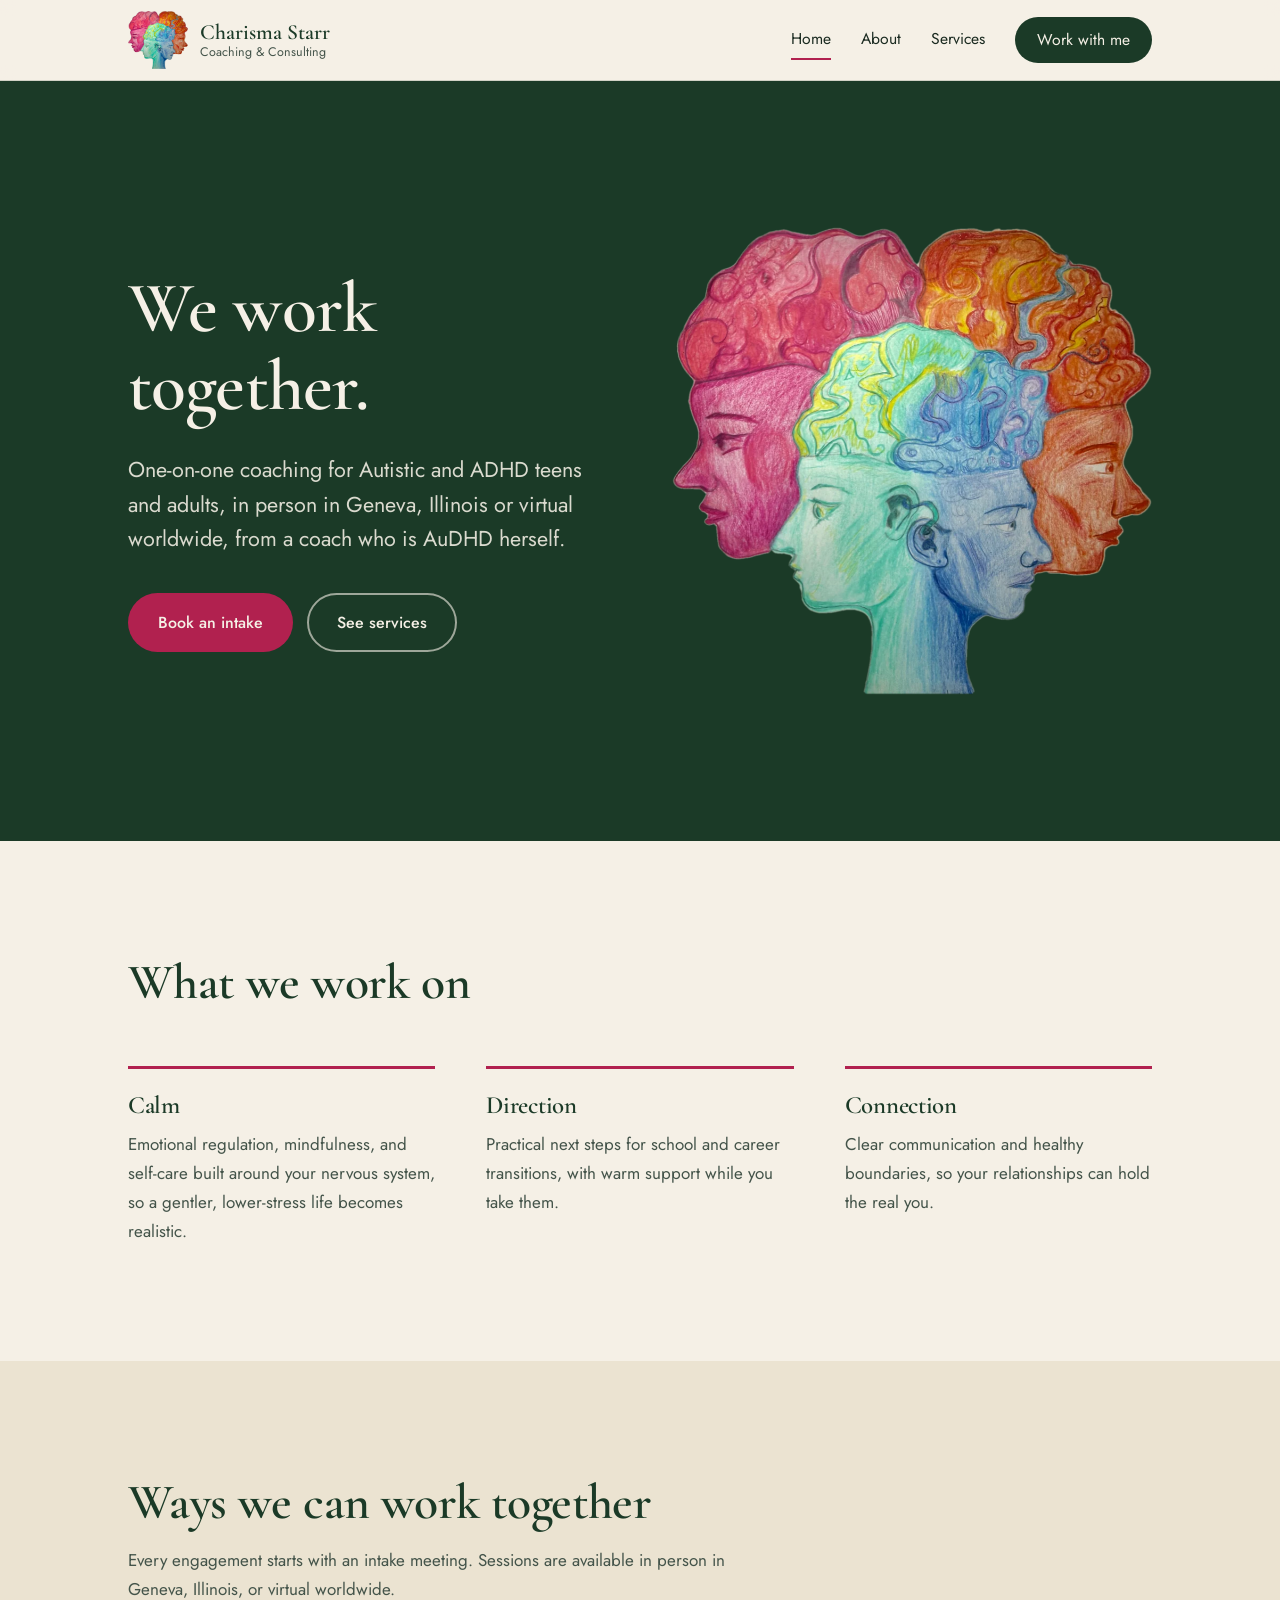
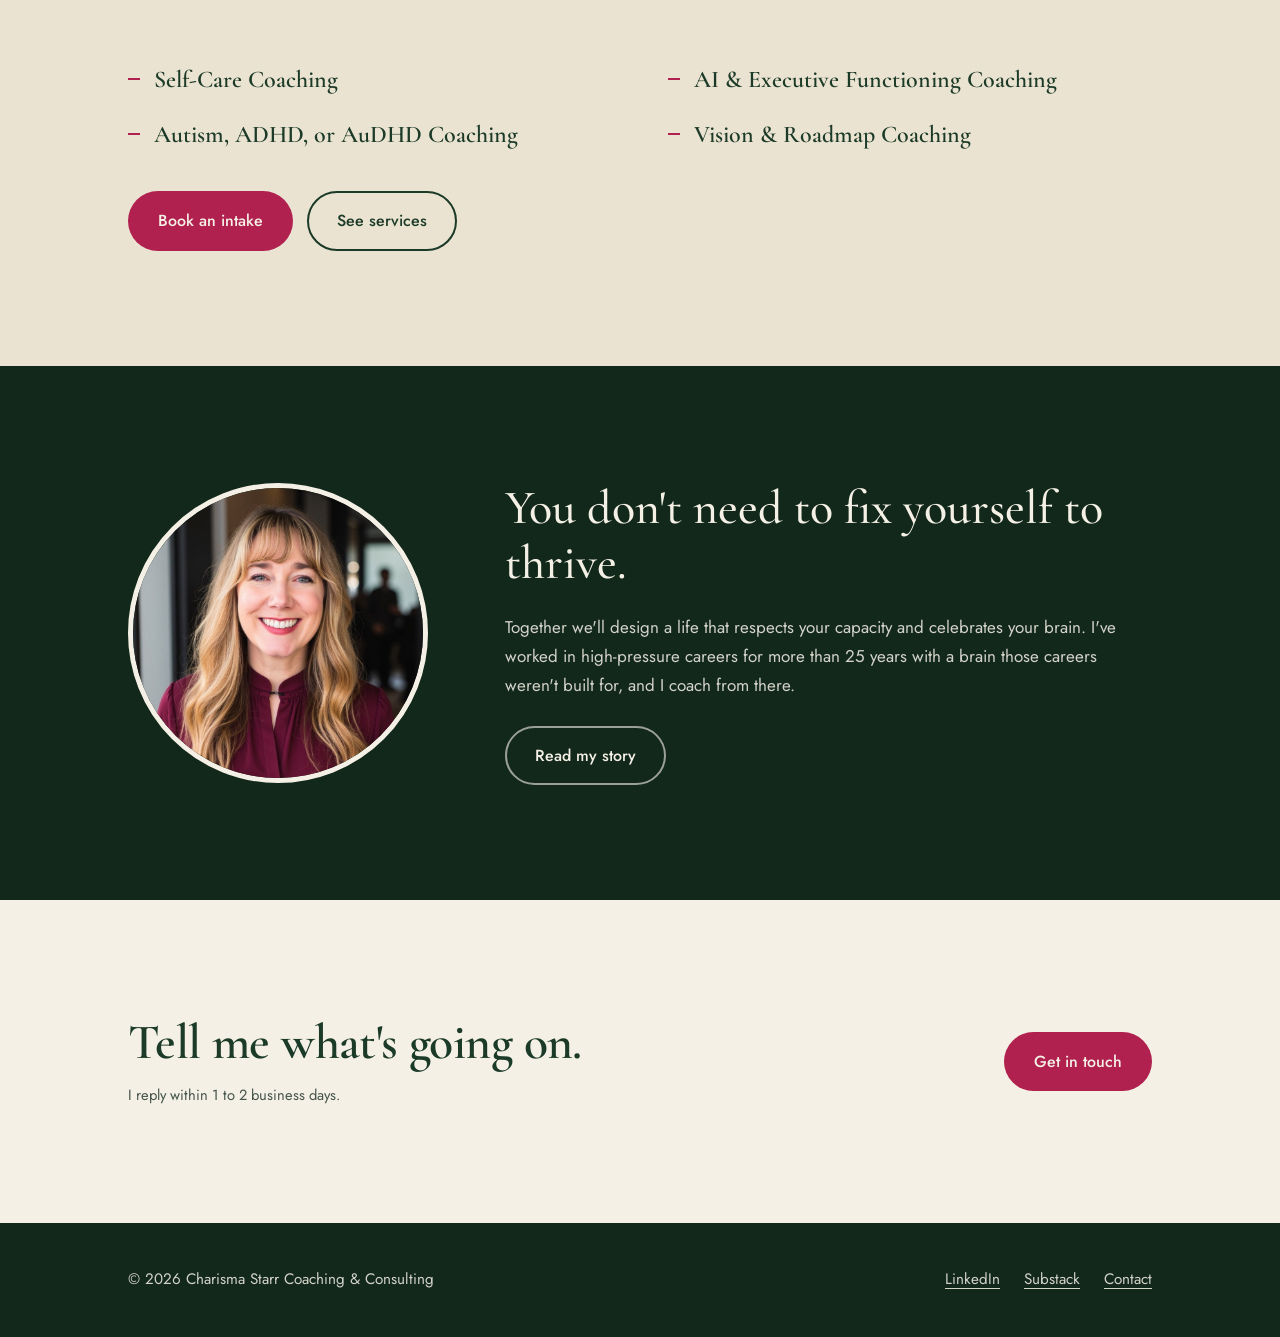
<file: index.html>
<!DOCTYPE html>
<html lang="en">
<head>
<title>Charisma Starr Coaching &amp; Consulting | Coaching for neurodivergent teens and adults</title>
<meta name="description" content="One-on-one coaching for Autistic and ADHD teens and adults, in person in Geneva, Illinois or virtual worldwide, from a coach who is AuDHD herself. Self-care, executive functioning, AI, identity, and life direction.">
<meta property="og:title" content="Charisma Starr Coaching &amp; Consulting">
<meta charset="UTF-8">
<meta name="viewport" content="width=device-width, initial-scale=1">
<meta property="og:site_name" content="Charisma Starr Coaching &amp; Consulting">
<meta property="og:type" content="website">
<meta property="og:url" content="https://charismastarr.com">
<link rel="icon" href="images/mark.png">
<link rel="preconnect" href="https://fonts.googleapis.com">
<link rel="preconnect" href="https://fonts.gstatic.com" crossorigin>
<link href="https://fonts.googleapis.com/css2?family=Cormorant+Garamond:ital,wght@0,500;0,600;0,700;1,500&family=Jost:wght@300;400;500;600&display=swap" rel="stylesheet">
<link rel="stylesheet" href="css/style.css">
</head>
<body>
<a class="skip" href="#main">Skip to content</a>
<header class="site-header">
  <div class="wrap header-inner">
    <a class="brand" href="index.html" aria-label="Charisma Starr Coaching &amp; Consulting, home">
      <img src="images/heads_nav.png" alt="" width="62" height="60">
      <span class="brand-name">Charisma Starr<small>Coaching &amp; Consulting</small></span>
    </a>
    <button class="menu-btn" id="menu-btn" aria-expanded="false" aria-controls="nav" aria-label="Open menu"><span></span><span></span><span></span></button>
    <nav class="nav" id="nav" aria-label="Main">
      <a href="index.html" aria-current="page">Home</a>
      <a href="about.html">About</a>
      <a href="services.html">Services</a>
      <a href="contact.html" class="nav-cta">Work with me</a>
    </nav>
  </div>
</header>

<main id="main">

<section class="hero" aria-labelledby="hero-h">
  <div class="wrap hero-grid">
    <div>
      <h1 id="hero-h">We work together.</h1>
      <p class="lede">One-on-one coaching for Autistic and ADHD teens and adults, in person in Geneva, Illinois or virtual worldwide, from a coach who is AuDHD herself.</p>
      <div class="hero-actions">
        <a class="btn btn-primary" href="https://calendly.com/charismastarr/coaching-session" target="_blank" rel="noopener">Book an intake</a>
        <a class="btn btn-ghost" href="services.html">See services</a>
      </div>
    </div>
    <img class="hero-art" src="images/heads.webp" alt="Colorful pencil drawing by Emma of three profile heads, one pink, one teal and blue, one orange, each with a different swirl of thoughts" width="900" height="879">
  </div>
</section>

<section class="section" aria-labelledby="focus-h">
  <div class="wrap">
    <div class="section-head">
      <h2 id="focus-h">What we work on</h2>
    </div>
    <div class="focus">
      <div>
        <h3>Calm</h3>
        <p>Emotional regulation, mindfulness, and self-care built around your nervous system, so a gentler, lower-stress life becomes realistic.</p>
      </div>
      <div>
        <h3>Direction</h3>
        <p>Practical next steps for school and career transitions, with warm support while you take them.</p>
      </div>
      <div>
        <h3>Connection</h3>
        <p>Clear communication and healthy boundaries, so your relationships can hold the real you.</p>
      </div>
    </div>
  </div>
</section>

<section class="section services" id="services" aria-labelledby="services-h">
  <div class="wrap">
    <div class="section-head">
      <h2 id="services-h">Ways we can work together</h2>
      <p>Every engagement starts with an intake meeting. Sessions are available in person in Geneva, Illinois, or virtual worldwide.</p>
    </div>
    <ul class="checks names">
      <li>Self-Care Coaching</li>
      <li>AI &amp; Executive Functioning Coaching</li>
      <li>Autism, ADHD, or AuDHD Coaching</li>
      <li>Vision &amp; Roadmap Coaching</li>
    </ul>
    <div class="cta-row">
      <a class="btn btn-primary" href="https://calendly.com/charismastarr/coaching-session" target="_blank" rel="noopener">Book an intake</a>
      <a class="btn btn-line" href="services.html">See services</a>
    </div>
  </div>
</section>

<section class="section band" aria-label="About Charisma">
  <div class="wrap band-grid">
    <img class="portrait" src="images/headshot.jpg" alt="Charisma Starr smiling, wearing a burgundy top" width="300" height="300">
    <div>
      <blockquote>You don't need to fix yourself to thrive.</blockquote>
      <p>Together we'll design a life that respects your capacity and celebrates your brain. I've worked in high-pressure careers for more than 25 years with a brain those careers weren't built for, and I coach from there.</p>
      <a class="btn btn-ghost" href="about.html">Read my story</a>
    </div>
  </div>
</section>

<section class="section closer" aria-labelledby="closer-h">
  <div class="wrap closer-grid">
    <div>
      <h2 id="closer-h">Tell me what's going on.</h2>
      <p class="small" style="margin-top:14px">I reply within 1 to 2 business days.</p>
    </div>
    <a class="btn btn-primary" href="contact.html">Get in touch</a>
  </div>
</section>

</main>

<footer class="site-footer">
  <div class="wrap footer-inner">
    <p>&copy; 2026 Charisma Starr Coaching &amp; Consulting</p>
    <div class="footer-links">
      <a href="https://www.linkedin.com/in/charisma-starr-34b11ab" target="_blank" rel="noopener">LinkedIn</a>
      <a href="https://substack.com/@charismastarr" target="_blank" rel="noopener">Substack</a>
      <a href="contact.html">Contact</a>
    </div>
  </div>
</footer>
<script src="js/site.js"></script>
</body>
</html>
</file>
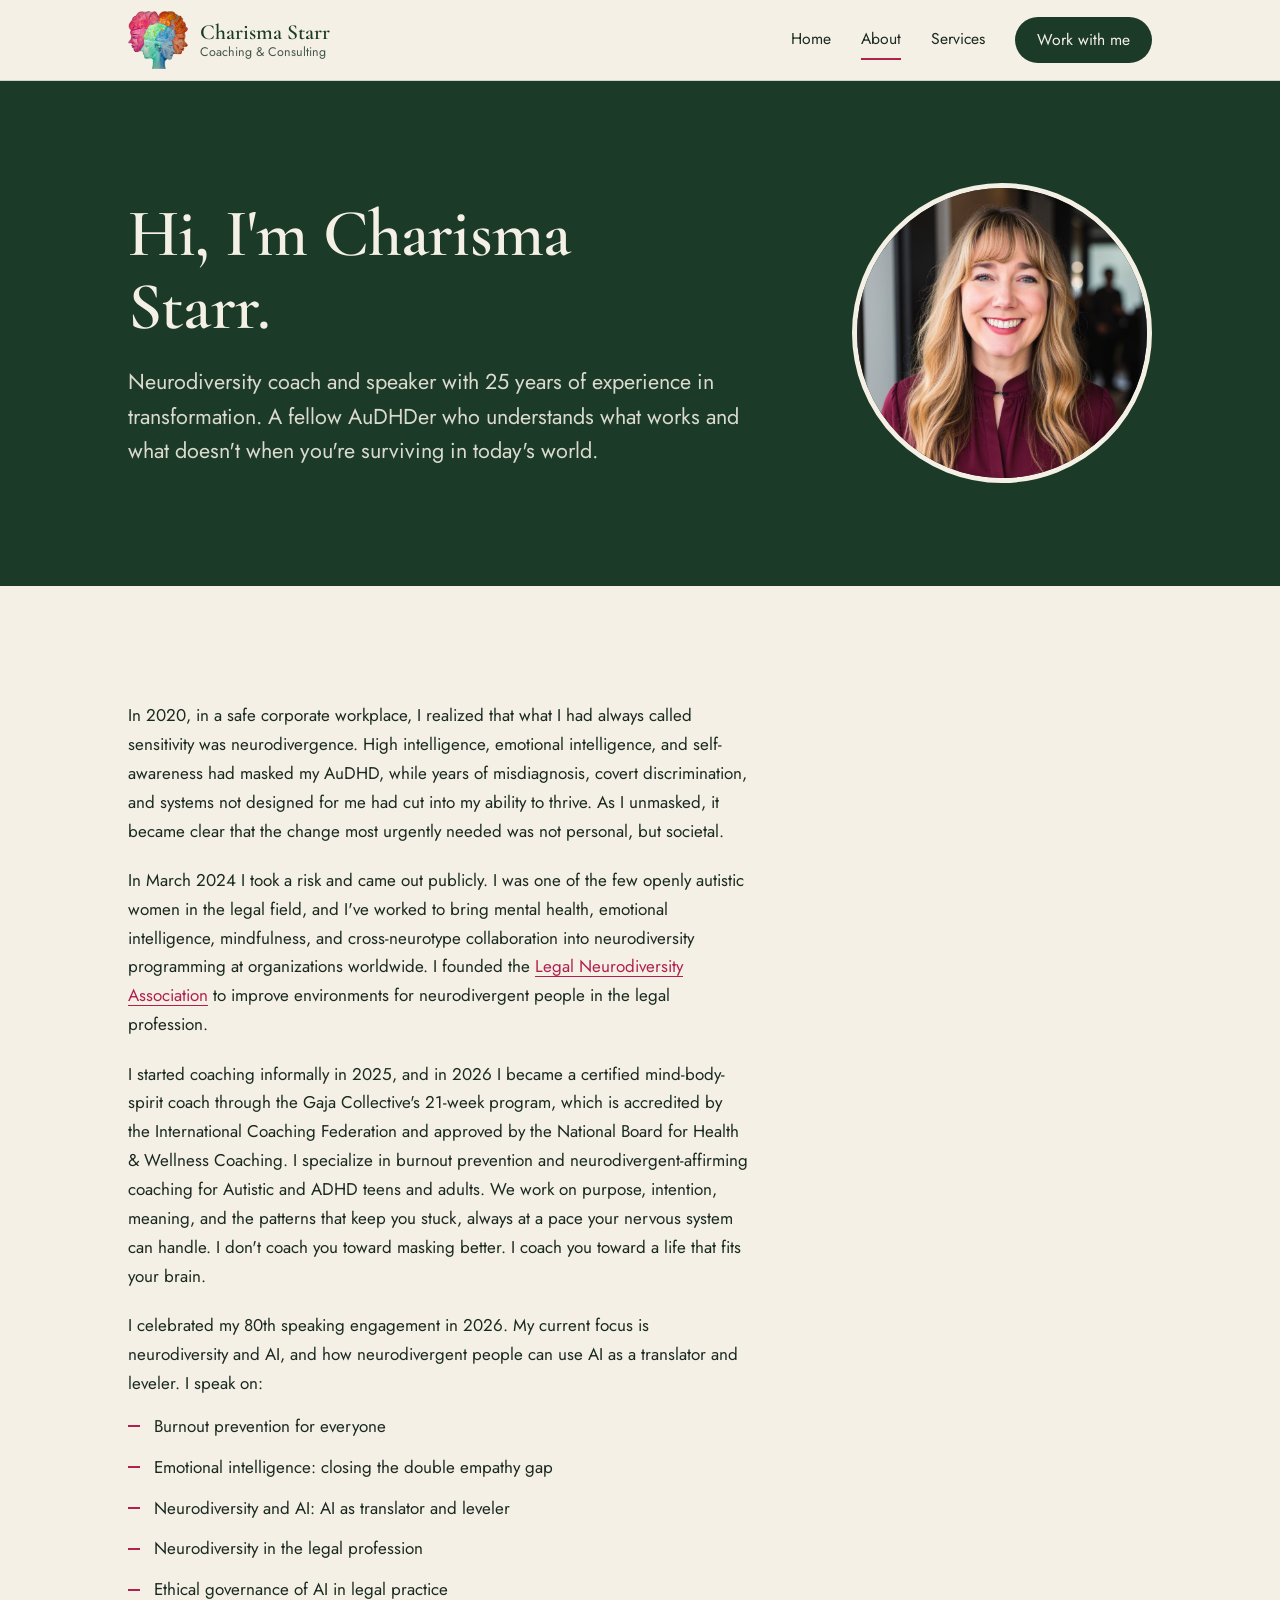
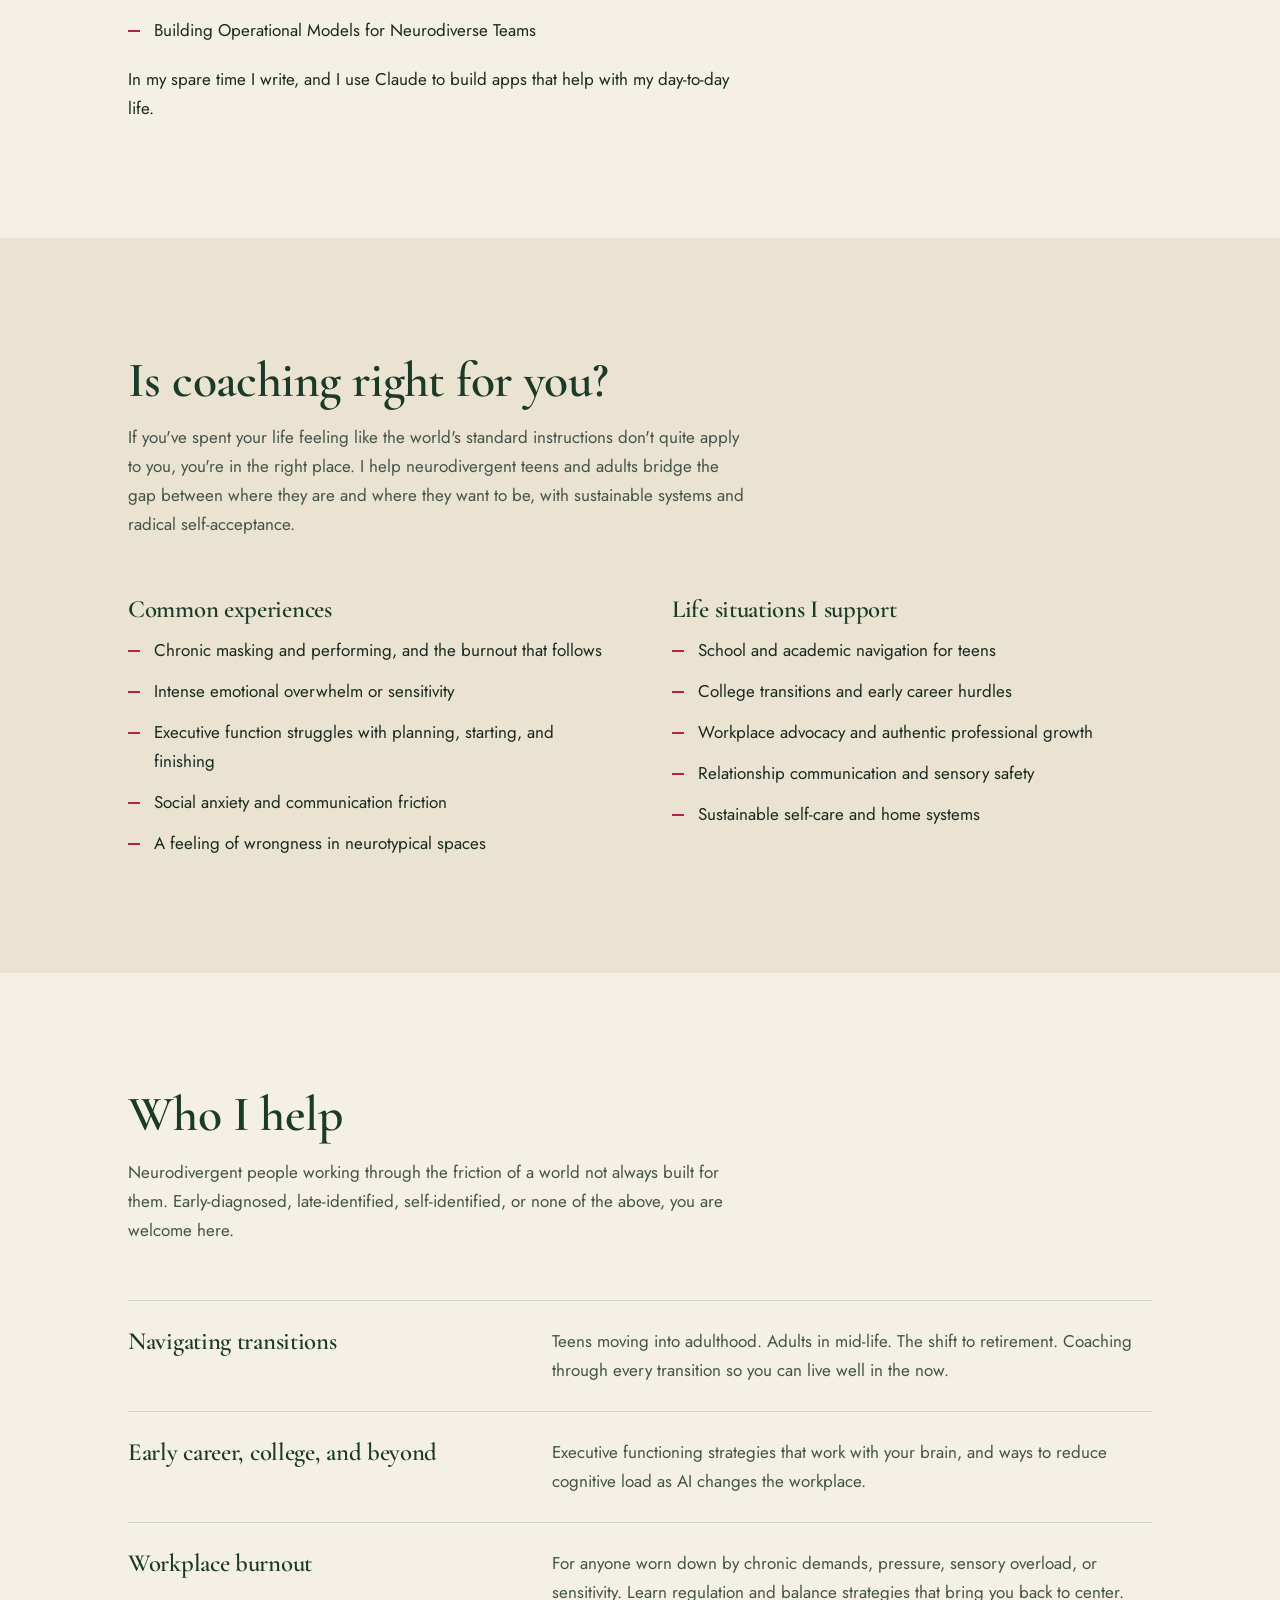
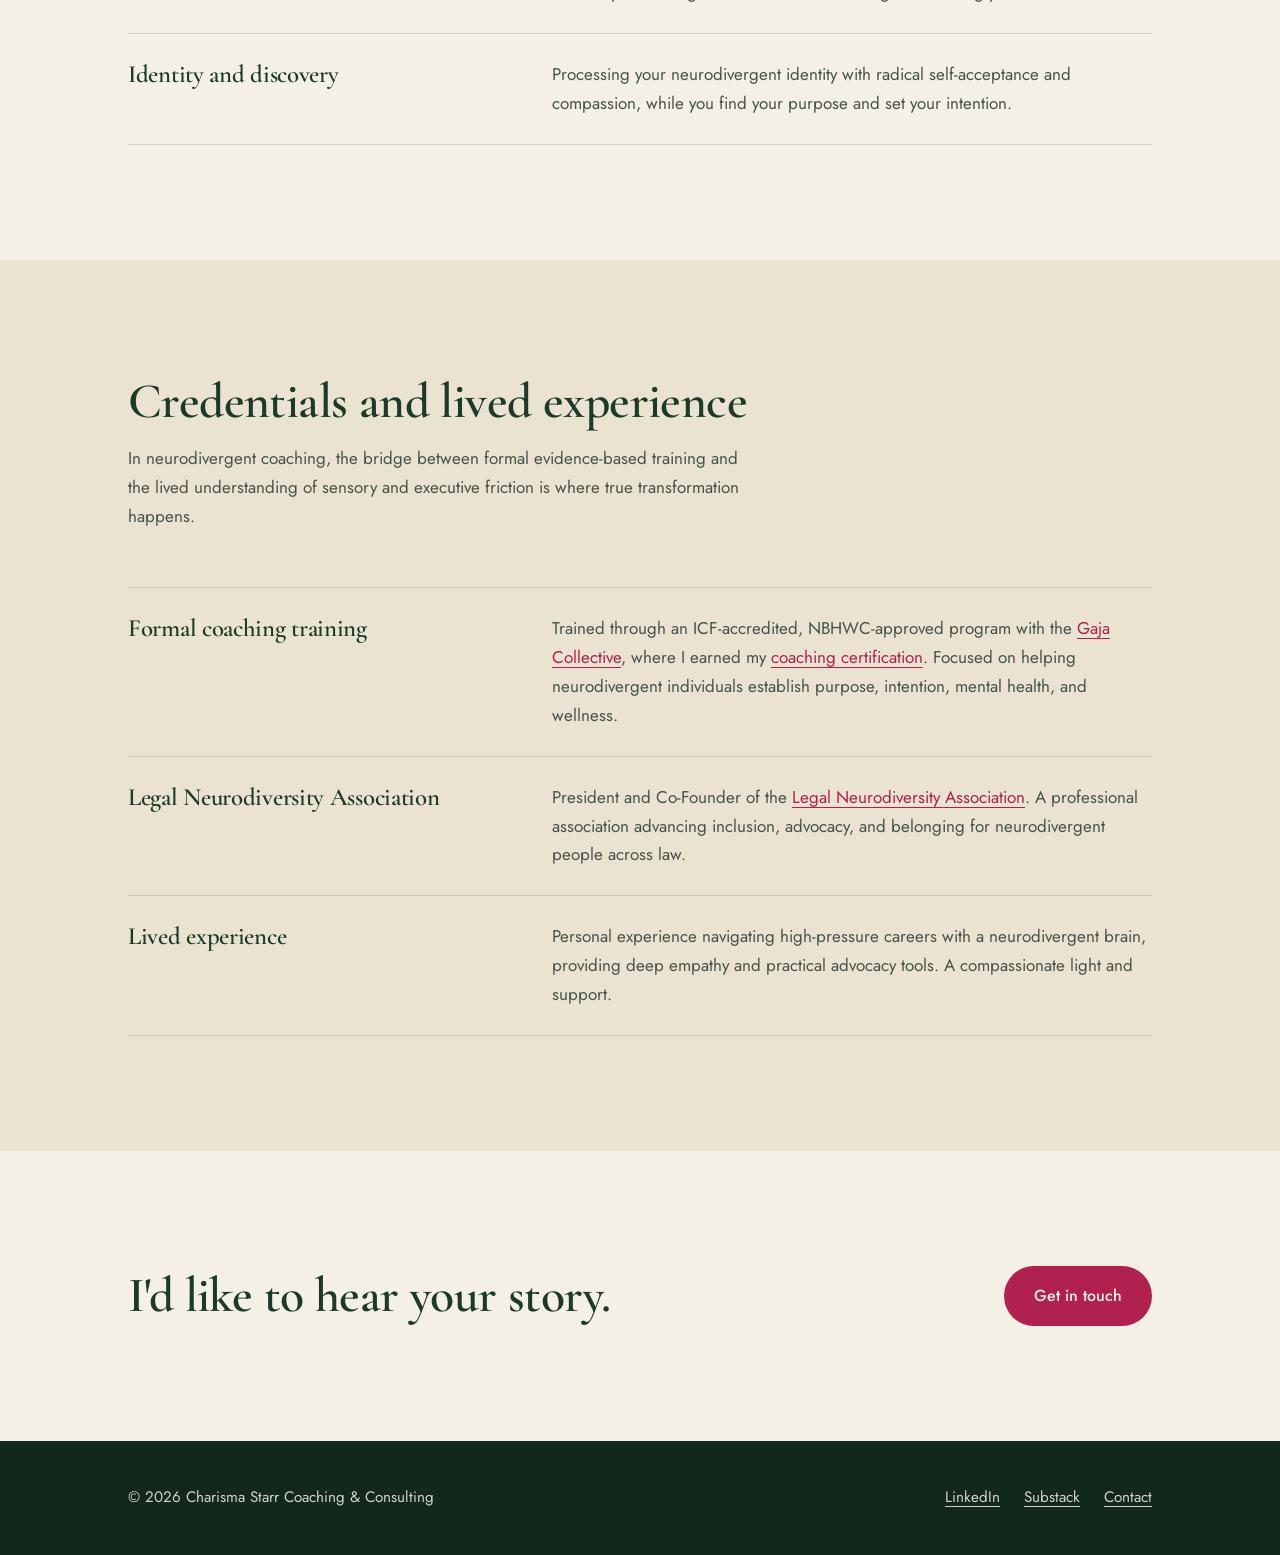
<file: about.html>
<!DOCTYPE html>
<html lang="en">
<head>
<title>About | Charisma Starr Coaching &amp; Consulting</title>
<meta name="description" content="Charisma Starr is a neurodiversity coach and speaker with 25 years of experience in transformation. A fellow AuDHDer who understands what works and what doesn't when you're surviving in today's world.">
<meta property="og:title" content="About | Charisma Starr">
<meta charset="UTF-8">
<meta name="viewport" content="width=device-width, initial-scale=1">
<meta property="og:site_name" content="Charisma Starr Coaching &amp; Consulting">
<meta property="og:type" content="website">
<meta property="og:url" content="https://charismastarr.com">
<link rel="icon" href="images/mark.png">
<link rel="preconnect" href="https://fonts.googleapis.com">
<link rel="preconnect" href="https://fonts.gstatic.com" crossorigin>
<link href="https://fonts.googleapis.com/css2?family=Cormorant+Garamond:ital,wght@0,500;0,600;0,700;1,500&family=Jost:wght@300;400;500;600&display=swap" rel="stylesheet">
<link rel="stylesheet" href="css/style.css">
</head>
<body>
<a class="skip" href="#main">Skip to content</a>
<header class="site-header">
  <div class="wrap header-inner">
    <a class="brand" href="index.html" aria-label="Charisma Starr Coaching &amp; Consulting, home">
      <img src="images/heads_nav.png" alt="" width="62" height="60">
      <span class="brand-name">Charisma Starr<small>Coaching &amp; Consulting</small></span>
    </a>
    <button class="menu-btn" id="menu-btn" aria-expanded="false" aria-controls="nav" aria-label="Open menu"><span></span><span></span><span></span></button>
    <nav class="nav" id="nav" aria-label="Main">
      <a href="index.html">Home</a>
      <a href="about.html" aria-current="page">About</a>
      <a href="services.html">Services</a>
      <a href="contact.html" class="nav-cta">Work with me</a>
    </nav>
  </div>
</header>

<main id="main">

<section class="page-head" aria-labelledby="about-h">
  <div class="wrap page-head-grid">
    <div>
      <h1 id="about-h">Hi, I'm Charisma Starr.</h1>
      <p class="lede">Neurodiversity coach and speaker with 25 years of experience in transformation. A fellow AuDHDer who understands what works and what doesn't when you're surviving in today's world.</p>
    </div>
    <img class="portrait" src="images/headshot.jpg" alt="Charisma Starr smiling, wearing a burgundy top" width="300" height="300">
  </div>
</section>

<section class="section" aria-label="My story">
  <div class="wrap">
    <div class="prose">
      <p>In 2020, in a safe corporate workplace, I realized that what I had always called sensitivity was neurodivergence. High intelligence, emotional intelligence, and self-awareness had masked my AuDHD, while years of misdiagnosis, covert discrimination, and systems not designed for me had cut into my ability to thrive. As I unmasked, it became clear that the change most urgently needed was not personal, but societal.</p>
      <p>In March 2024 I took a risk and came out publicly. I was one of the few openly autistic women in the legal field, and I've worked to bring mental health, emotional intelligence, mindfulness, and cross-neurotype collaboration into neurodiversity programming at organizations worldwide. I founded the <a href="https://legalneurodiversityassociation.org/" target="_blank" rel="noopener">Legal Neurodiversity Association</a> to improve environments for neurodivergent people in the legal profession.</p>
      <p>I started coaching informally in 2025, and in 2026 I became a certified mind-body-spirit coach through the Gaja Collective's 21-week program, which is accredited by the International Coaching Federation and approved by the National Board for Health &amp; Wellness Coaching. I specialize in burnout prevention and neurodivergent-affirming coaching for Autistic and ADHD teens and adults. We work on purpose, intention, meaning, and the patterns that keep you stuck, always at a pace your nervous system can handle. I don't coach you toward masking better. I coach you toward a life that fits your brain.</p>
      <p>I celebrated my 80th speaking engagement in 2026. My current focus is neurodiversity and AI, and how neurodivergent people can use AI as a translator and leveler. I speak on:</p>
      <ul class="checks speaking-topics">
        <li>Burnout prevention for everyone</li>
        <li>Emotional intelligence: closing the double empathy gap</li>
        <li>Neurodiversity and AI: AI as translator and leveler</li>
        <li>Neurodiversity in the legal profession</li>
        <li>Ethical governance of AI in legal practice</li>
        <li>Building Operational Models for Neurodiverse Teams</li>
      </ul>
      <p>In my spare time I write, and I use Claude to build apps that help with my day-to-day life.</p>
    </div>
  </div>
</section>

<section class="section alt" aria-labelledby="right-h">
  <div class="wrap">
    <div class="section-head">
      <h2 id="right-h">Is coaching right for you?</h2>
      <p>If you've spent your life feeling like the world's standard instructions don't quite apply to you, you're in the right place. I help neurodivergent teens and adults bridge the gap between where they are and where they want to be, with sustainable systems and radical self-acceptance.</p>
    </div>
    <div class="two-col">
      <div>
        <h3>Common experiences</h3>
        <ul class="checks">
          <li>Chronic masking and performing, and the burnout that follows</li>
          <li>Intense emotional overwhelm or sensitivity</li>
          <li>Executive function struggles with planning, starting, and finishing</li>
          <li>Social anxiety and communication friction</li>
          <li>A feeling of wrongness in neurotypical spaces</li>
        </ul>
      </div>
      <div>
        <h3>Life situations I support</h3>
        <ul class="checks">
          <li>School and academic navigation for teens</li>
          <li>College transitions and early career hurdles</li>
          <li>Workplace advocacy and authentic professional growth</li>
          <li>Relationship communication and sensory safety</li>
          <li>Sustainable self-care and home systems</li>
        </ul>
      </div>
    </div>
  </div>
</section>

<section class="section" aria-labelledby="who-h">
  <div class="wrap">
    <div class="section-head">
      <h2 id="who-h">Who I help</h2>
      <p>Neurodivergent people working through the friction of a world not always built for them. Early-diagnosed, late-identified, self-identified, or none of the above, you are welcome here.</p>
    </div>
    <div class="entries">
      <div>
        <h3>Navigating transitions</h3>
        <p>Teens moving into adulthood. Adults in mid-life. The shift to retirement. Coaching through every transition so you can live well in the now.</p>
      </div>
      <div>
        <h3>Early career, college, and beyond</h3>
        <p>Executive functioning strategies that work with your brain, and ways to reduce cognitive load as AI changes the workplace.</p>
      </div>
      <div>
        <h3>Workplace burnout</h3>
        <p>For anyone worn down by chronic demands, pressure, sensory overload, or sensitivity. Learn regulation and balance strategies that bring you back to center.</p>
      </div>
      <div>
        <h3>Identity and discovery</h3>
        <p>Processing your neurodivergent identity with radical self-acceptance and compassion, while you find your purpose and set your intention.</p>
      </div>
    </div>
  </div>
</section>

<section class="section alt" aria-labelledby="cred-h">
  <div class="wrap">
    <div class="section-head">
      <h2 id="cred-h">Credentials and lived experience</h2>
      <p>In neurodivergent coaching, the bridge between formal evidence-based training and the lived understanding of sensory and executive friction is where true transformation happens.</p>
    </div>
    <div class="entries">
      <div>
        <h3>Formal coaching training</h3>
        <p>Trained through an ICF-accredited, NBHWC-approved program with the <a href="https://www.thegajacollective.com/" target="_blank" rel="noopener">Gaja Collective</a>, where I earned my <a href="https://www.thegajacollective.com/certificates/f4alek5yfy" target="_blank" rel="noopener">coaching certification</a>. Focused on helping neurodivergent individuals establish purpose, intention, mental health, and wellness.</p>
      </div>
      <div>
        <h3>Legal Neurodiversity Association</h3>
        <p>President and Co-Founder of the <a href="https://legalneurodiversityassociation.org/" target="_blank" rel="noopener">Legal Neurodiversity Association</a>. A professional association advancing inclusion, advocacy, and belonging for neurodivergent people across law.</p>
      </div>
      <div>
        <h3>Lived experience</h3>
        <p>Personal experience navigating high-pressure careers with a neurodivergent brain, providing deep empathy and practical advocacy tools. A compassionate light and support.</p>
      </div>
    </div>
  </div>
</section>

<section class="section closer" aria-labelledby="closer-h">
  <div class="wrap closer-grid">
    <h2 id="closer-h">I'd like to hear your story.</h2>
    <a class="btn btn-primary" href="contact.html">Get in touch</a>
  </div>
</section>

</main>

<footer class="site-footer">
  <div class="wrap footer-inner">
    <p>&copy; 2026 Charisma Starr Coaching &amp; Consulting</p>
    <div class="footer-links">
      <a href="https://www.linkedin.com/in/charisma-starr-34b11ab" target="_blank" rel="noopener">LinkedIn</a>
      <a href="https://substack.com/@charismastarr" target="_blank" rel="noopener">Substack</a>
      <a href="contact.html">Contact</a>
    </div>
  </div>
</footer>
<script src="js/site.js"></script>
</body>
</html>
</file>
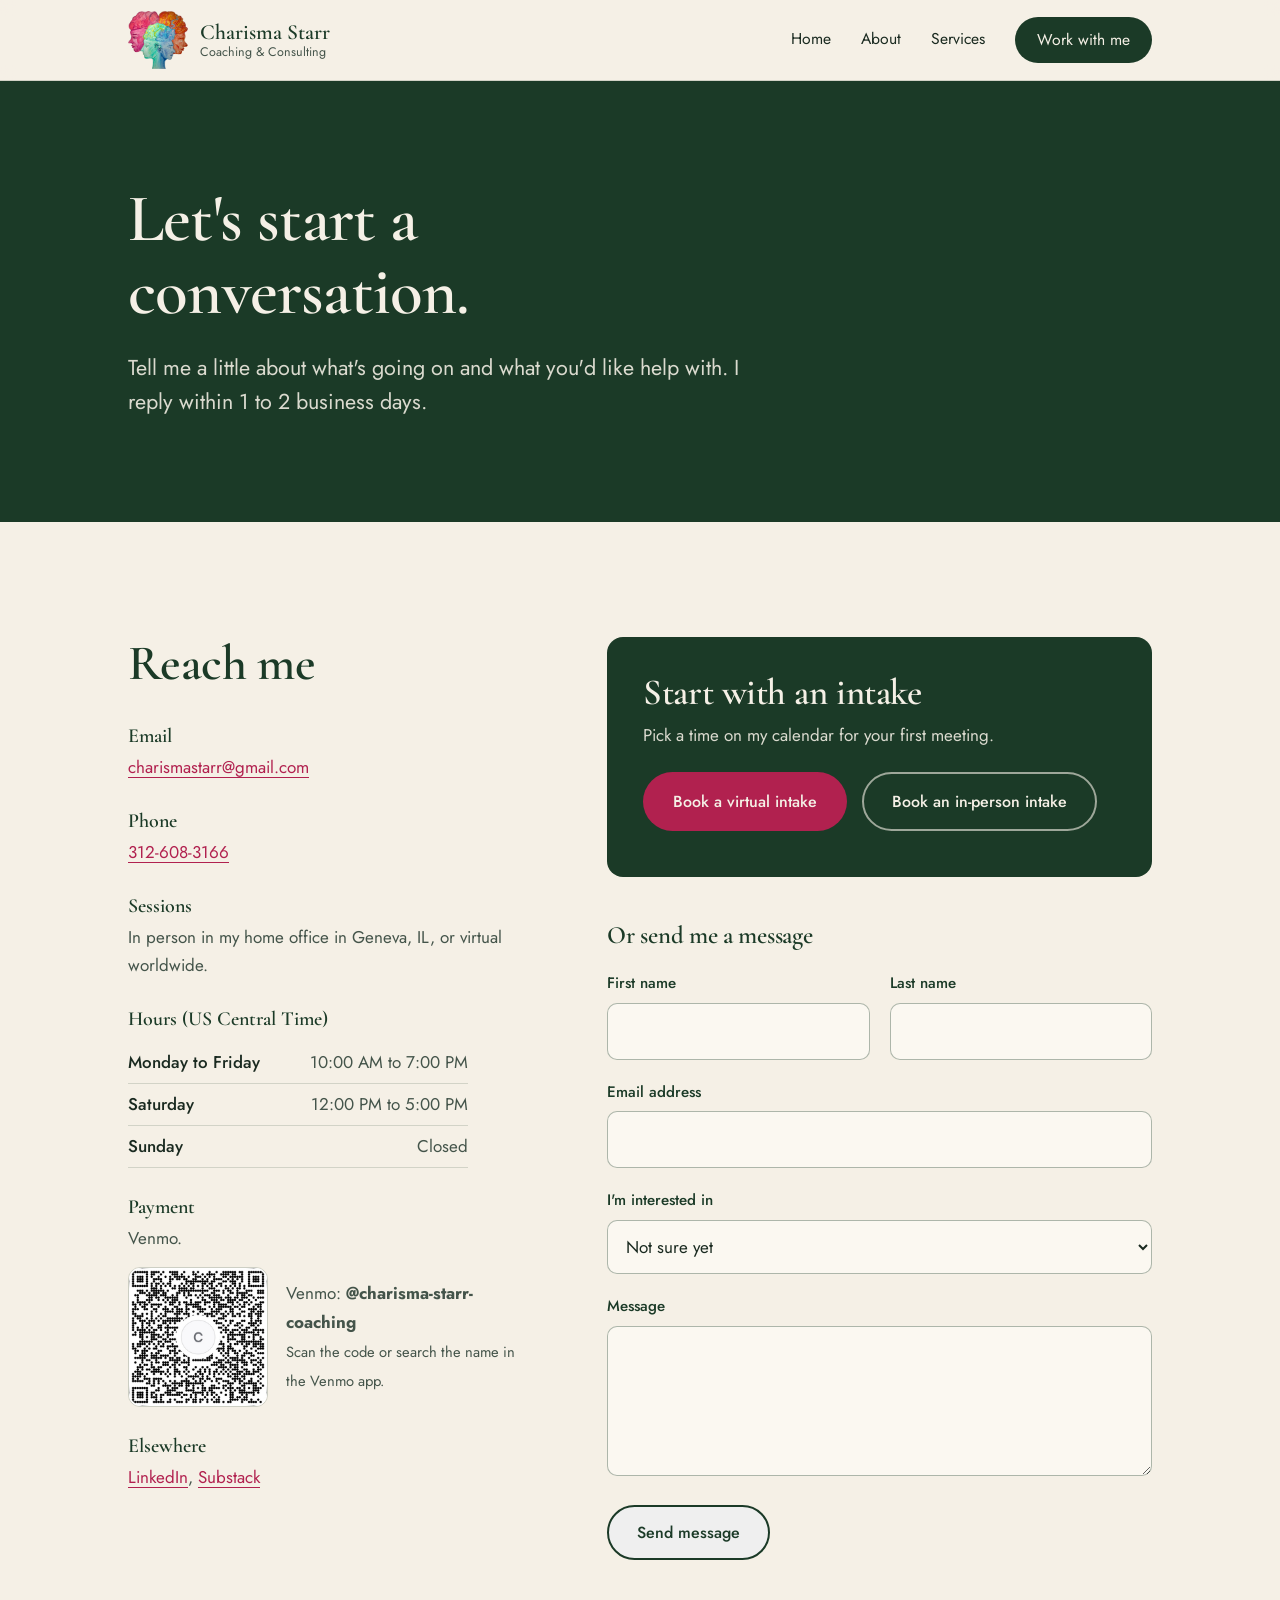
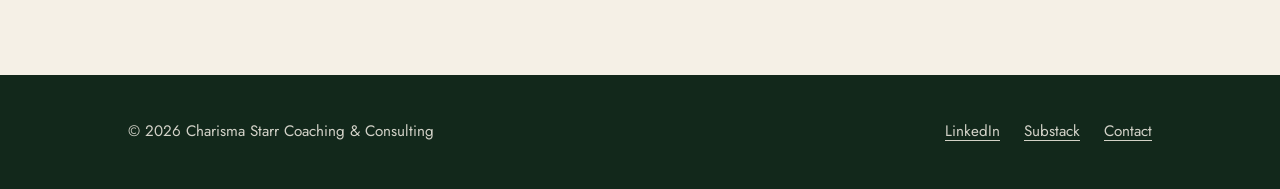
<file: contact.html>
<!DOCTYPE html>
<html lang="en">
<head>
<title>Contact | Charisma Starr Coaching &amp; Consulting</title>
<meta name="description" content="Ask about coaching availability with Charisma Starr. Virtual sessions worldwide.">
<meta property="og:title" content="Contact | Charisma Starr">
<meta charset="UTF-8">
<meta name="viewport" content="width=device-width, initial-scale=1">
<meta property="og:site_name" content="Charisma Starr Coaching &amp; Consulting">
<meta property="og:type" content="website">
<meta property="og:url" content="https://charismastarr.com">
<link rel="icon" href="images/mark.png">
<link rel="preconnect" href="https://fonts.googleapis.com">
<link rel="preconnect" href="https://fonts.gstatic.com" crossorigin>
<link href="https://fonts.googleapis.com/css2?family=Cormorant+Garamond:ital,wght@0,500;0,600;0,700;1,500&family=Jost:wght@300;400;500;600&display=swap" rel="stylesheet">
<link rel="stylesheet" href="css/style.css">
</head>
<body>
<a class="skip" href="#main">Skip to content</a>
<header class="site-header">
  <div class="wrap header-inner">
    <a class="brand" href="index.html" aria-label="Charisma Starr Coaching &amp; Consulting, home">
      <img src="images/heads_nav.png" alt="" width="62" height="60">
      <span class="brand-name">Charisma Starr<small>Coaching &amp; Consulting</small></span>
    </a>
    <button class="menu-btn" id="menu-btn" aria-expanded="false" aria-controls="nav" aria-label="Open menu"><span></span><span></span><span></span></button>
    <nav class="nav" id="nav" aria-label="Main">
      <a href="index.html">Home</a>
      <a href="about.html">About</a>
      <a href="services.html">Services</a>
      <a href="contact.html" class="nav-cta" aria-current="page">Work with me</a>
    </nav>
  </div>
</header>

<main id="main">

<section class="page-head" aria-labelledby="contact-h">
  <div class="wrap">
    <h1 id="contact-h">Let's start a conversation.</h1>
    <p class="lede">Tell me a little about what's going on and what you'd like help with. I reply within 1 to 2 business days.</p>
  </div>
</section>

<section class="section" aria-label="Contact">
  <div class="wrap contact-grid">
    <div>
      <h2>Reach me</h2>
      <dl class="details">
        <dt>Email</dt>
        <dd><a href="mailto:charismastarr@gmail.com">charismastarr@gmail.com</a></dd>
        <dt>Phone</dt>
        <dd><a href="tel:+13126083166">312-608-3166</a></dd>
        <dt>Sessions</dt>
        <dd>In person in my home office in Geneva, IL, or virtual worldwide.</dd>
        <dt>Hours (US Central Time)</dt>
        <dd>
          <div class="hours">
            <div><strong>Monday to Friday</strong><span>10:00 AM to 7:00 PM</span></div>
            <div><strong>Saturday</strong><span>12:00 PM to 5:00 PM</span></div>
            <div><strong>Sunday</strong><span>Closed</span></div>
          </div>
        </dd>
        <dt>Payment</dt>
        <dd>Venmo.
          <div class="venmo">
            <img src="images/venmo-qr.png" alt="Venmo QR code for @charisma-starr-coaching" width="140" height="140" loading="lazy">
            <p>Venmo: <strong>@charisma-starr-coaching</strong><br><span class="small">Scan the code or search the name in the Venmo app.</span></p>
          </div>
        </dd>
        <dt>Elsewhere</dt>
        <dd><a href="https://www.linkedin.com/in/charisma-starr-34b11ab" target="_blank" rel="noopener">LinkedIn</a>, <a href="https://substack.com/@charismastarr" target="_blank" rel="noopener">Substack</a></dd>
      </dl>
    </div>

    <div>
      <div class="book-box">
        <h2>Start with an intake</h2>
        <p>Pick a time on my calendar for your first meeting.</p>
        <a class="btn btn-primary" href="https://calendly.com/charismastarr/coaching-session" target="_blank" rel="noopener">Book a virtual intake</a>
        <a class="btn btn-ghost" href="https://calendly.com/charismastarr/in-person-coaching" target="_blank" rel="noopener">Book an in-person intake</a>
      </div>
      <h3 class="form-title">Or send me a message</h3>
    <form class="contact-form" action="https://formspree.io/f/mkoljqnk" method="POST">
      <input type="hidden" name="_subject" value="New inquiry from charismastarr.com">
      <p class="hp" aria-hidden="true"><label>Leave this empty <input type="text" name="_gotcha" tabindex="-1" autocomplete="off"></label></p>
      <div class="row">
        <div>
          <label for="first-name">First name</label>
          <input type="text" id="first-name" name="first_name" required autocomplete="given-name">
        </div>
        <div>
          <label for="last-name">Last name</label>
          <input type="text" id="last-name" name="last_name" required autocomplete="family-name">
        </div>
      </div>
      <div>
        <label for="email">Email address</label>
        <input type="email" id="email" name="email" required autocomplete="email">
      </div>
      <div>
        <label for="interest">I'm interested in</label>
        <select id="interest" name="interest">
          <option value="Not sure yet">Not sure yet</option>
          <option value="Self-Care Coaching" data-slug="self-care">Self-Care Coaching</option>
          <option value="AI &amp; Executive Functioning Coaching" data-slug="ai">AI &amp; Executive Functioning Coaching</option>
          <option value="Autism, ADHD, or AuDHD Coaching" data-slug="neurodivergent">Autism, ADHD, or AuDHD Coaching</option>
          <option value="Vision &amp; Roadmap Coaching" data-slug="vision">Vision &amp; Roadmap Coaching</option>
          <option value="Workshop, retreat, or speaking" data-slug="speaking">Workshop, retreat, or speaking</option>
        </select>
      </div>
      <div>
        <label for="message">Message</label>
        <textarea id="message" name="message" required></textarea>
      </div>
      <div><button type="submit" class="btn btn-line">Send message</button></div>
    </form>
    </div>
  </div>
</section>

</main>

<footer class="site-footer">
  <div class="wrap footer-inner">
    <p>&copy; 2026 Charisma Starr Coaching &amp; Consulting</p>
    <div class="footer-links">
      <a href="https://www.linkedin.com/in/charisma-starr-34b11ab" target="_blank" rel="noopener">LinkedIn</a>
      <a href="https://substack.com/@charismastarr" target="_blank" rel="noopener">Substack</a>
      <a href="contact.html">Contact</a>
    </div>
  </div>
</footer>
<script src="js/site.js"></script>
</body>
</html>
</file>
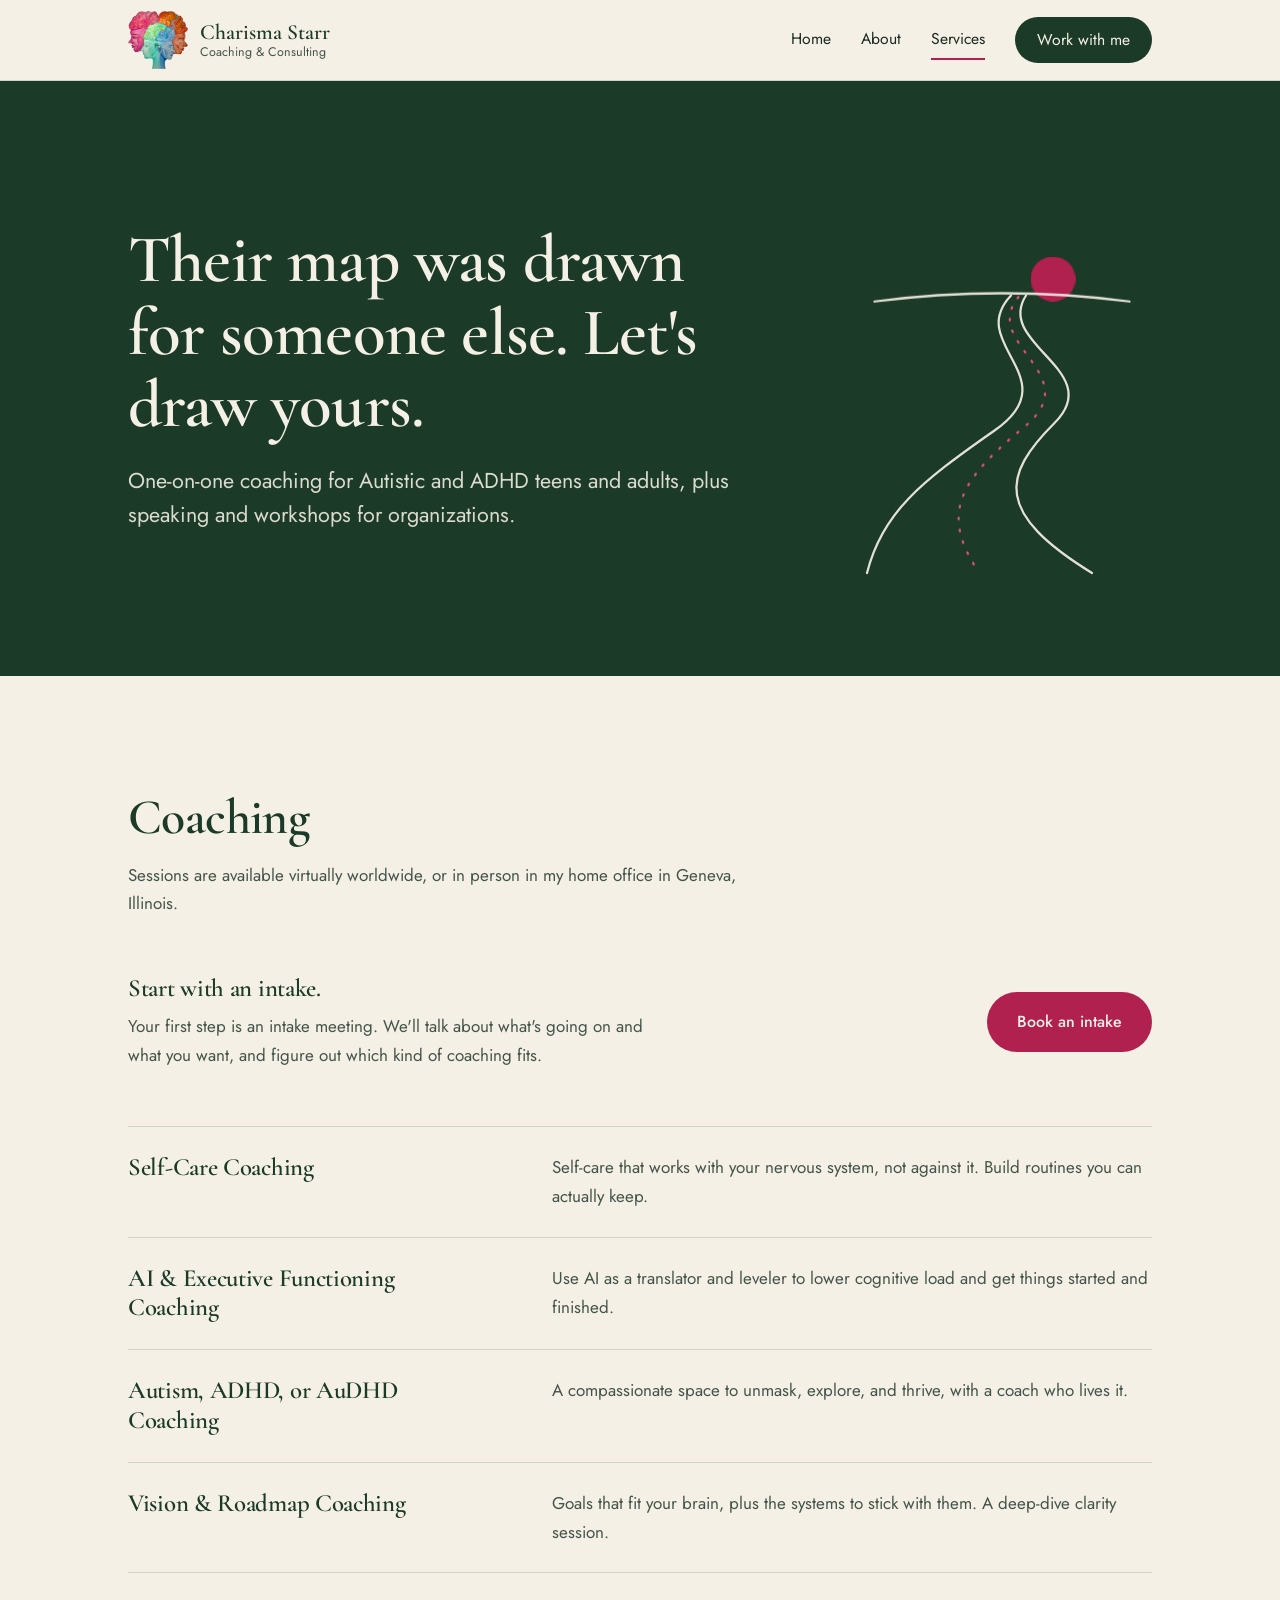
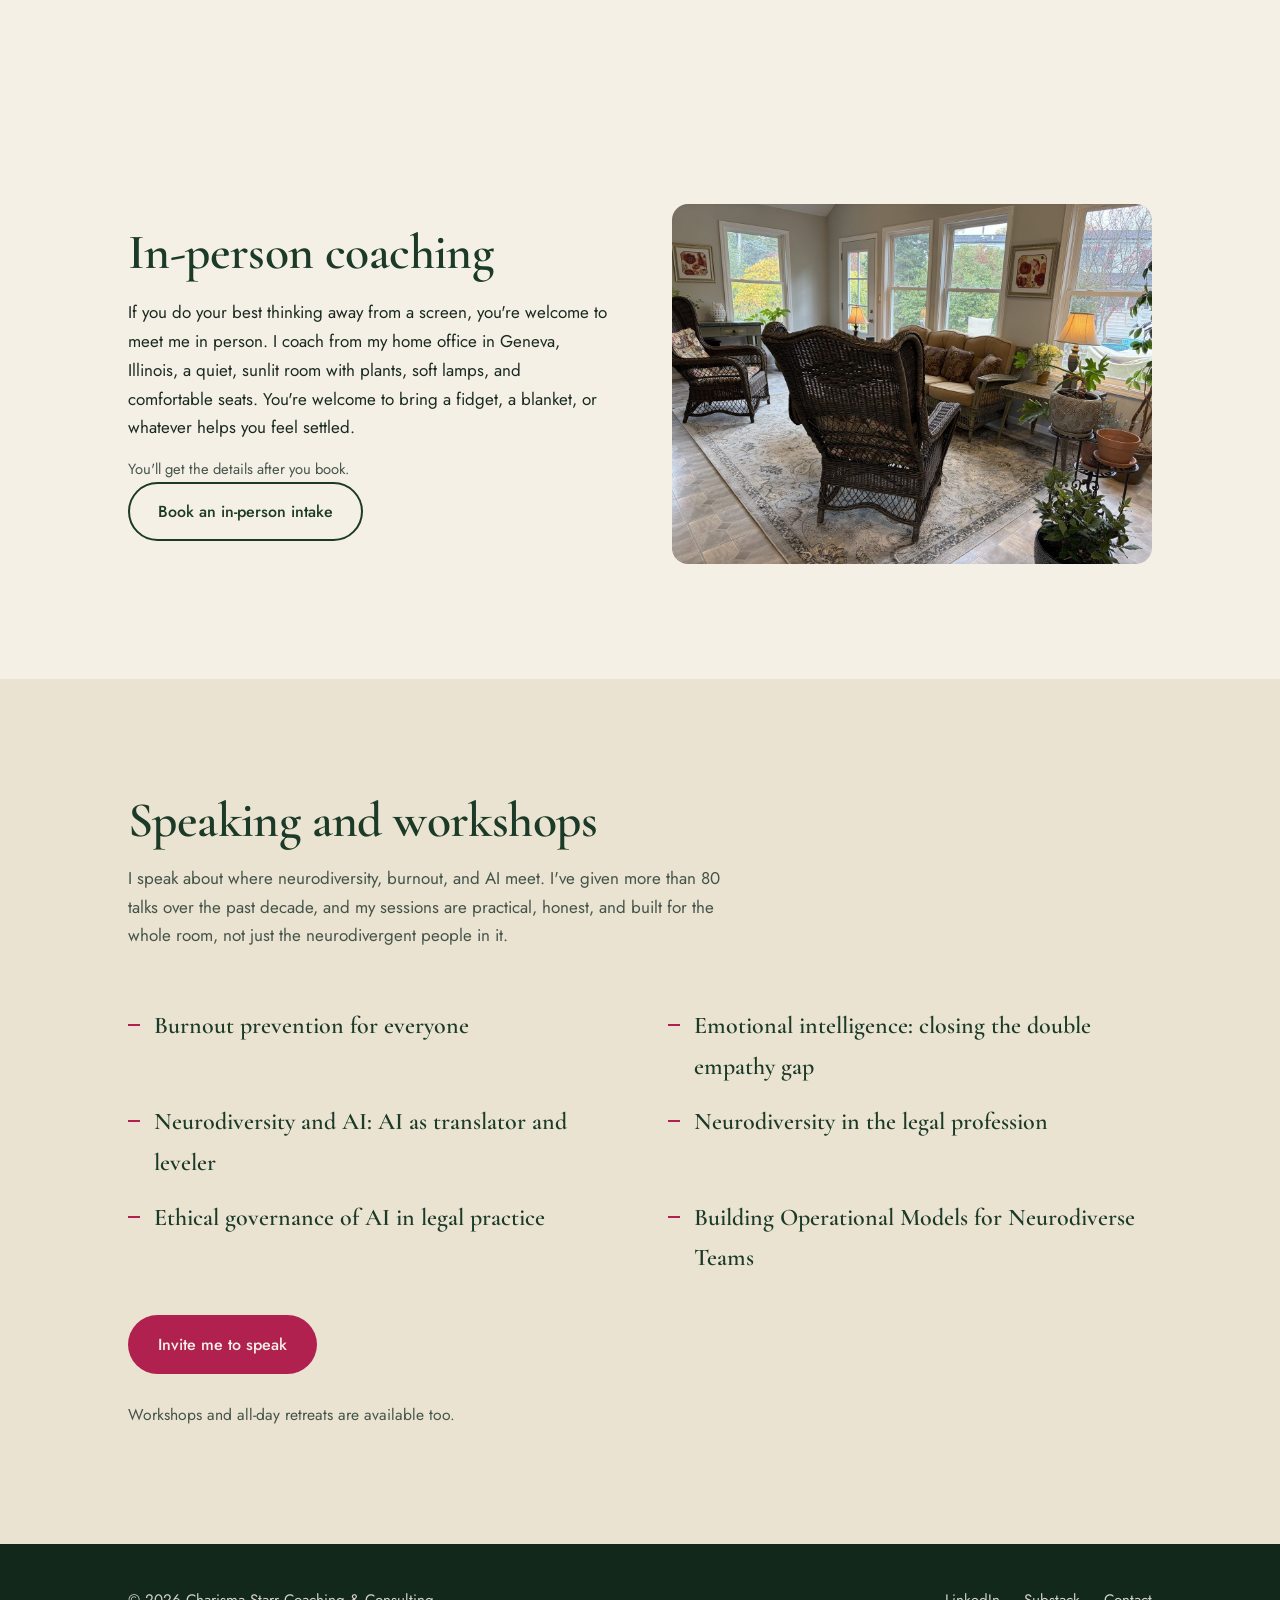
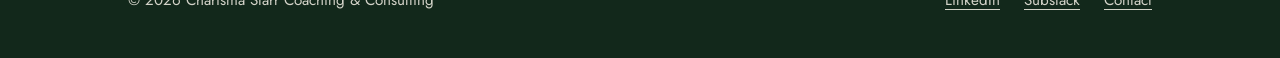
<file: services.html>
<!DOCTYPE html>
<html lang="en">
<head>
<title>Services | Charisma Starr Coaching &amp; Consulting</title>
<meta name="description" content="Coaching for Autistic and ADHD teens and adults, built around how your brain works. Every engagement starts with an intake meeting.">
<meta property="og:title" content="Services | Charisma Starr">
<meta charset="UTF-8">
<meta name="viewport" content="width=device-width, initial-scale=1">
<meta property="og:site_name" content="Charisma Starr Coaching &amp; Consulting">
<meta property="og:type" content="website">
<meta property="og:url" content="https://charismastarr.com">
<link rel="icon" href="images/mark.png">
<link rel="preconnect" href="https://fonts.googleapis.com">
<link rel="preconnect" href="https://fonts.gstatic.com" crossorigin>
<link href="https://fonts.googleapis.com/css2?family=Cormorant+Garamond:ital,wght@0,500;0,600;0,700;1,500&family=Jost:wght@300;400;500;600&display=swap" rel="stylesheet">
<link rel="stylesheet" href="css/style.css">
</head>
<body>
<a class="skip" href="#main">Skip to content</a>
<header class="site-header">
  <div class="wrap header-inner">
    <a class="brand" href="index.html" aria-label="Charisma Starr Coaching &amp; Consulting, home">
      <img src="images/heads_nav.png" alt="" width="62" height="60">
      <span class="brand-name">Charisma Starr<small>Coaching &amp; Consulting</small></span>
    </a>
    <button class="menu-btn" id="menu-btn" aria-expanded="false" aria-controls="nav" aria-label="Open menu"><span></span><span></span><span></span></button>
    <nav class="nav" id="nav" aria-label="Main">
      <a href="index.html">Home</a>
      <a href="about.html">About</a>
      <a href="services.html" aria-current="page">Services</a>
      <a href="contact.html" class="nav-cta">Work with me</a>
    </nav>
  </div>
</header>

<main id="main">

<section class="page-head" aria-labelledby="svc-h">
  <div class="wrap page-head-grid">
    <div>
      <h1 id="svc-h">Their map was drawn for someone else. Let's draw yours.</h1>
      <p class="lede">One-on-one coaching for Autistic and ADHD teens and adults, plus speaking and workshops for organizations.</p>
    </div>
    <div class="path-art" aria-hidden="true">
      <svg viewBox="0 0 400 520" focusable="false">
        <circle class="path-sun" cx="268" cy="128" r="30"/>
        <path class="path-horizon" pathLength="1" d="M30 158 Q200 136 370 158"/>
        <path class="path-edge" pathLength="1" d="M212 150 C150 215 290 260 190 330 S40 440 20 520"/>
        <path class="path-edge e2" pathLength="1" d="M232 150 C190 215 340 250 270 320 S190 440 320 520"/>
        <path class="path-center" d="M222 152 C170 215 315 255 230 325 S115 440 170 520"/>
      </svg>
    </div>
  </div>
</section>

<section class="section" id="coaching" aria-labelledby="coaching-h">
  <div class="wrap">
    <div class="section-head">
      <h2 id="coaching-h">Coaching</h2>
      <p>Sessions are available virtually worldwide, or in person in my home office in Geneva, Illinois.</p>
    </div>
    <div class="intake-row">
      <div>
        <h3>Start with an intake.</h3>
        <p>Your first step is an intake meeting. We'll talk about what's going on and what you want, and figure out which kind of coaching fits.</p>
      </div>
      <a class="btn btn-primary" href="https://calendly.com/charismastarr/coaching-session" target="_blank" rel="noopener">Book an intake</a>
    </div>
    <div class="entries">
      <div>
        <h3>Self-Care Coaching</h3>
        <p>Self-care that works with your nervous system, not against it. Build routines you can actually keep.</p>
      </div>
      <div>
        <h3>AI &amp; Executive Functioning Coaching</h3>
        <p>Use AI as a translator and leveler to lower cognitive load and get things started and finished.</p>
      </div>
      <div>
        <h3>Autism, ADHD, or AuDHD Coaching</h3>
        <p>A compassionate space to unmask, explore, and thrive, with a coach who lives it.</p>
      </div>
      <div>
        <h3>Vision &amp; Roadmap Coaching</h3>
        <p>Goals that fit your brain, plus the systems to stick with them. A deep-dive clarity session.</p>
      </div>
    </div>
  </div>
</section>

<section class="section" id="in-person" aria-labelledby="inperson-h">
  <div class="wrap two-col inperson">
    <div>
      <h2 id="inperson-h">In-person coaching</h2>
      <p>If you do your best thinking away from a screen, you're welcome to meet me in person. I coach from my home office in Geneva, Illinois, a quiet, sunlit room with plants, soft lamps, and comfortable seats. You're welcome to bring a fidget, a blanket, or whatever helps you feel settled.</p>
      <p class="small">You'll get the details after you book.</p>
          <a class="btn btn-line" href="https://calendly.com/charismastarr/in-person-coaching" target="_blank" rel="noopener">Book an in-person intake</a>
    </div>
    <img class="space-photo" src="images/in-person-space.jpg" alt="A bright sunroom with tall windows, wicker chairs and a sofa, a patterned rug, lamps, and green plants" width="1400" height="1050" loading="lazy">
  </div>
</section>

<section class="section alt" id="speaking" aria-labelledby="speaking-h">
  <div class="wrap">
    <div class="section-head">
      <h2 id="speaking-h">Speaking and workshops</h2>
      <p>I speak about where neurodiversity, burnout, and AI meet. I've given more than 80 talks over the past decade, and my sessions are practical, honest, and built for the whole room, not just the neurodivergent people in it.</p>
    </div>
    <ul class="checks names">
      <li>Burnout prevention for everyone</li>
      <li>Emotional intelligence: closing the double empathy gap</li>
      <li>Neurodiversity and AI: AI as translator and leveler</li>
      <li>Neurodiversity in the legal profession</li>
      <li>Ethical governance of AI in legal practice</li>
      <li>Building Operational Models for Neurodiverse Teams</li>
    </ul>
    <div class="cta-row">
      <a class="btn btn-primary" href="contact.html?service=speaking">Invite me to speak</a>
    </div>
    <p class="services-note">Workshops and all-day retreats are available too.</p>
  </div>
</section>

</main>

<footer class="site-footer">
  <div class="wrap footer-inner">
    <p>&copy; 2026 Charisma Starr Coaching &amp; Consulting</p>
    <div class="footer-links">
      <a href="https://www.linkedin.com/in/charisma-starr-34b11ab" target="_blank" rel="noopener">LinkedIn</a>
      <a href="https://substack.com/@charismastarr" target="_blank" rel="noopener">Substack</a>
      <a href="contact.html">Contact</a>
    </div>
  </div>
</footer>
<script src="js/site.js"></script>
</body>
</html>
</file>
<file: css/style.css>
/* Charisma Starr Coaching & Consulting
   Brand: forest green, fuchsia, cream. Type: Cormorant Garamond + Jost. */

:root{
  --forest:#1B3A27;
  --forest-deep:#12281B;
  --fuchsia:#B1214F;
  --fuchsia-light:#E2527F;
  --cream:#F5F0E6;
  --cream-warm:#EBE3D1;
  --ink:#1A2A20;
  --ink-soft:#44544A;
  --line:rgba(27,58,39,.16);

  --display:'Cormorant Garamond', Georgia, 'Times New Roman', serif;
  --body:'Jost', system-ui, -apple-system, 'Segoe UI', sans-serif;

  --wrap:1120px;
  --gutter:clamp(20px,5vw,48px);
  --section:clamp(64px,9vw,120px);
}

*,*::before,*::after{box-sizing:border-box;margin:0;padding:0}
html{scroll-behavior:smooth;scroll-padding-top:84px}
body{
  font-family:var(--body);
  font-size:1.0625rem;
  line-height:1.7;
  color:var(--ink);
  background:var(--cream);
  -webkit-font-smoothing:antialiased;
}
img{max-width:100%;display:block}
a{color:inherit}
ul{list-style:none}

:focus-visible{outline:3px solid var(--fuchsia);outline-offset:3px;border-radius:2px}
.hero :focus-visible,.band :focus-visible,.page-head :focus-visible,.site-footer :focus-visible{outline-color:var(--cream)}

.skip{position:absolute;left:-999px;top:8px;background:var(--cream);color:var(--forest);padding:10px 16px;z-index:100}
.skip:focus{left:8px}

.wrap{max-width:var(--wrap);margin:0 auto;padding:0 var(--gutter)}

/* ---------- type ---------- */
h1,h2,h3{font-family:var(--display);font-weight:600;line-height:1.08;letter-spacing:-.012em;color:var(--forest)}
h1{font-size:clamp(2.7rem,6.4vw,5.2rem)}
h2{font-size:clamp(2rem,4vw,3.1rem)}
h3{font-size:1.55rem;line-height:1.2}
p{max-width:62ch}
.lede{font-size:clamp(1.15rem,1.8vw,1.35rem);line-height:1.6;max-width:50ch}
.small{font-size:.92rem;color:var(--ink-soft)}

/* ---------- buttons ---------- */
.btn{
  display:inline-block;font-family:var(--body);font-weight:500;font-size:1rem;
  text-decoration:none;padding:14px 28px;border-radius:999px;border:2px solid transparent;
  cursor:pointer;transition:background-color .2s,color .2s,border-color .2s;
}
.btn-primary{background:var(--fuchsia);color:var(--cream)}
.btn-primary:hover{background:#951a42}
.btn-ghost{border-color:rgba(245,240,230,.6);color:var(--cream)}
.btn-ghost:hover{background:var(--cream);color:var(--forest)}
.btn-line{border-color:var(--forest);color:var(--forest)}
.btn-line:hover{background:var(--forest);color:var(--cream)}

/* ---------- header ---------- */
.site-header{
  position:sticky;top:0;z-index:50;
  background:rgba(245,240,230,.94);
  backdrop-filter:blur(8px);
  border-bottom:1px solid var(--line);
}
.header-inner{display:flex;align-items:center;justify-content:space-between;gap:24px;min-height:72px}
.brand{display:flex;align-items:center;gap:12px;text-decoration:none}
.brand img{width:48px;height:48px;border-radius:50%;object-fit:cover}
.brand-name{font-family:var(--display);font-weight:600;font-size:1.35rem;line-height:1.05;color:var(--forest)}
.brand-name small{display:block;font-family:var(--body);font-weight:400;font-size:.78rem;color:var(--ink-soft);margin-top:2px}
.nav{display:flex;align-items:center;gap:30px}
.nav a{text-decoration:none;font-size:.98rem;color:var(--ink);padding:6px 0;border-bottom:2px solid transparent}
.nav a:hover,.nav a[aria-current="page"]{border-bottom-color:var(--fuchsia)}
.nav a.nav-cta{background:var(--forest);color:var(--cream);padding:10px 22px;border-radius:999px;border:0}
.nav a.nav-cta:hover{background:var(--forest-deep)}
.menu-btn{display:none;background:none;border:0;padding:10px;cursor:pointer;color:var(--forest)}
.menu-btn span{display:block;width:26px;height:2px;background:currentColor;margin:6px 0;transition:transform .2s,opacity .2s}
.menu-btn[aria-expanded="true"] span:nth-child(1){transform:translateY(8px) rotate(45deg)}
.menu-btn[aria-expanded="true"] span:nth-child(2){opacity:0}
.menu-btn[aria-expanded="true"] span:nth-child(3){transform:translateY(-8px) rotate(-45deg)}

@media (max-width:820px){
  .menu-btn{display:block}
  .nav{
    position:absolute;left:0;right:0;top:100%;
    flex-direction:column;align-items:flex-start;gap:0;
    background:var(--cream);border-bottom:1px solid var(--line);
    padding:8px var(--gutter) 20px;display:none;
  }
  .nav.open{display:flex}
  .nav a{width:100%;padding:14px 0;border-bottom:1px solid var(--line)}
  .nav a.nav-cta{margin-top:14px;text-align:center;width:100%;border-bottom:0}
}

/* ---------- hero ---------- */
.hero{background:var(--forest);color:var(--cream);overflow:hidden;position:relative}
.hero-grid{
  display:grid;grid-template-columns:1fr 1fr;gap:clamp(24px,5vw,72px);
  align-items:center;min-height:min(86vh,760px);padding-block:clamp(48px,8vw,96px);
}
.hero h1{color:var(--cream);max-width:15ch;font-size:clamp(2.6rem,5.6vw,4.6rem)}
.hero .lede{color:rgba(245,240,230,.88);margin-top:28px}
.hero-actions{display:flex;flex-wrap:wrap;gap:14px;margin-top:36px}

/* hero art: rises in once */
@media (prefers-reduced-motion:no-preference){
  .hero-art{opacity:0;animation:rise 1.4s .25s cubic-bezier(.2,.8,.2,1) forwards}
}
@keyframes rise{from{opacity:0;transform:translateY(26px)}to{opacity:1;transform:none}}

@media (max-width:820px){
  .hero-grid{grid-template-columns:1fr;min-height:0}
  .hero-art{max-width:320px;justify-self:start;margin-top:8px}
  .hero h1{max-width:none}
}

/* ---------- sections ---------- */
.section{padding-block:var(--section)}
.section-head{margin-bottom:clamp(32px,5vw,56px)}
.section-head p{margin-top:16px;color:var(--ink-soft)}

/* what we work on */
.focus{display:grid;grid-template-columns:repeat(3,1fr);gap:clamp(24px,4vw,56px)}
.focus h3{margin-bottom:10px}
.focus p{color:var(--ink-soft)}
.focus > div{border-top:3px solid var(--fuchsia);padding-top:22px}
@media (max-width:820px){.focus{grid-template-columns:1fr}}

/* services: a plain price list, not cards */
.services{background:var(--cream-warm)}
/* pull quote band */
.band{background:var(--forest-deep);color:var(--cream)}
.band-grid{display:grid;grid-template-columns:auto 1fr;gap:clamp(28px,6vw,88px);align-items:center}
.band blockquote{font-family:var(--display);font-weight:500;font-size:clamp(1.9rem,3.8vw,3rem);line-height:1.15;color:var(--cream);margin-bottom:22px}
.band p{color:rgba(245,240,230,.85)}
.band .btn{margin-top:26px}
@media (max-width:820px){.band-grid{grid-template-columns:1fr}.band .portrait{max-width:220px}}

/* closing call */
.closer-grid{display:flex;flex-wrap:wrap;justify-content:space-between;align-items:center;gap:28px}
.closer h2{max-width:26ch}

/* ---------- inner pages ---------- */
.page-head{background:var(--forest);color:var(--cream);padding-block:clamp(56px,8vw,104px)}
.page-head h1{color:var(--cream);font-size:clamp(2.4rem,5.4vw,4.2rem);max-width:18ch}
.page-head .lede{margin-top:22px;color:rgba(245,240,230,.88)}

.prose{max-width:62ch}
.prose p+p{margin-top:1.2em}
.two-col{display:grid;grid-template-columns:1fr 1fr;gap:clamp(28px,5vw,80px)}
@media (max-width:820px){.two-col{grid-template-columns:1fr}}

.checks li{position:relative;padding-left:26px;margin-top:12px}
.checks li::before{content:"";position:absolute;left:0;top:.8em;width:12px;height:2px;background:var(--fuchsia)}
.two-col h3{margin-bottom:6px}

.entries > div{padding:26px 0;border-top:1px solid var(--line);display:grid;grid-template-columns:minmax(0,.9fr) minmax(0,1.5fr);gap:12px clamp(24px,5vw,72px)}
.entries > div:last-child{border-bottom:1px solid var(--line)}
.entries p{color:var(--ink-soft)}
@media (max-width:700px){.entries > div{grid-template-columns:1fr}}

.alt{background:var(--cream-warm)}

/* ---------- contact ---------- */
.contact-grid{display:grid;grid-template-columns:.85fr 1.15fr;gap:clamp(32px,6vw,88px);align-items:start}
@media (max-width:820px){.contact-grid{grid-template-columns:1fr}}
.details{margin-top:28px}
.details dt{font-family:var(--display);font-weight:600;font-size:1.25rem;color:var(--forest);margin-top:22px}
.details dd{color:var(--ink-soft)}
.details a{color:var(--fuchsia);text-underline-offset:4px}
.hours{margin-top:6px;max-width:340px}
.hours div{display:flex;justify-content:space-between;gap:16px;padding:6px 0;border-bottom:1px solid var(--line);color:var(--ink-soft)}
.hours strong{font-weight:500;color:var(--ink)}

form{display:grid;gap:20px}
.row{display:grid;grid-template-columns:1fr 1fr;gap:20px}
@media (max-width:560px){.row{grid-template-columns:1fr}}
label{display:block;font-weight:500;font-size:.95rem;margin-bottom:6px;color:var(--forest)}
input,select,textarea{
  width:100%;font:inherit;color:var(--ink);background:#FBF8F1;
  border:1.5px solid rgba(27,58,39,.35);border-radius:10px;padding:13px 14px;
}
textarea{min-height:150px;resize:vertical}
input:focus,select:focus,textarea:focus{outline:3px solid var(--fuchsia);outline-offset:1px;border-color:var(--fuchsia)}
.hp{position:absolute;left:-9999px}

/* ---------- footer ---------- */
.site-footer{background:var(--forest-deep);color:rgba(245,240,230,.85);padding-block:44px;font-size:.95rem}
.footer-inner{display:flex;flex-wrap:wrap;justify-content:space-between;align-items:center;gap:18px}
.footer-links{display:flex;gap:24px}
.footer-links a{text-underline-offset:4px}
.footer-links a:hover{color:var(--cream)}

/* portrait */
.portrait{width:min(300px,100%);aspect-ratio:1;border-radius:50%;object-fit:cover;border:5px solid var(--cream);background:var(--forest-deep)}
.page-head-grid{display:grid;grid-template-columns:1fr auto;gap:clamp(28px,6vw,88px);align-items:center}
@media (max-width:820px){.page-head-grid{grid-template-columns:1fr}.page-head .portrait{max-width:220px}}

/* booking */
.book-box{background:var(--forest);color:var(--cream);border-radius:16px;padding:clamp(24px,4vw,36px);margin-bottom:44px}
.book-box h2{color:var(--cream);font-size:clamp(1.8rem,3vw,2.3rem);margin-bottom:8px}
.book-box p{color:rgba(245,240,230,.88);margin-bottom:22px}
.book-box :focus-visible{outline-color:var(--cream)}
.form-title{margin-bottom:20px}

.hero-art{width:100%;max-width:560px;height:auto;display:block;justify-self:end}
.brand img{width:auto;height:58px;border-radius:0}
.header-inner{min-height:80px}

.services-note{margin-top:28px;color:var(--ink-soft);font-size:.98rem}
.services-note a{color:var(--fuchsia);text-underline-offset:4px}
.names{display:grid;grid-template-columns:1fr 1fr;gap:14px 56px;font-family:var(--display);font-weight:600;font-size:1.5rem;color:var(--forest)}
.names li{margin-top:0}
.names li::before{top:.75em}
@media (max-width:700px){.names{grid-template-columns:1fr}}
.cta-row{display:flex;flex-wrap:wrap;gap:14px;margin-top:36px}
.band .closer-grid h2{color:var(--cream)}

/* the road: draws itself once (Services page) */
.path-art{width:100%;max-width:340px;justify-self:end}
.path-art svg{width:100%;height:auto;display:block;overflow:visible}
.path-edge{fill:none;stroke:var(--cream);stroke-width:3;stroke-linecap:round;opacity:.92}
.path-center{fill:none;stroke:var(--fuchsia-light);stroke-width:3;stroke-linecap:round;stroke-dasharray:2 14}
.path-sun{fill:var(--fuchsia)}
.path-horizon{fill:none;stroke:var(--cream);stroke-width:3;stroke-linecap:round;opacity:.92}
@media (prefers-reduced-motion:no-preference){
  .path-edge{stroke-dasharray:1;stroke-dashoffset:1;animation:draw 2.6s .3s cubic-bezier(.4,.1,.2,1) forwards}
  .path-edge.e2{animation-delay:.55s}
  .path-horizon{stroke-dasharray:1;stroke-dashoffset:1;animation:draw 1.2s 0s ease-out forwards}
  .path-center{opacity:0;animation:fade 1.4s 2.2s ease forwards}
  .path-sun{opacity:0;animation:rise 1.6s 2.4s cubic-bezier(.2,.8,.2,1) forwards}
}
@keyframes draw{to{stroke-dashoffset:0}}
@keyframes fade{to{opacity:1}}
@media (max-width:820px){.path-art{max-width:220px;justify-self:start}}

.intake-row{display:flex;flex-wrap:wrap;justify-content:space-between;align-items:center;gap:20px 40px;margin-bottom:clamp(36px,5vw,56px)}
.intake-row h2{font-size:clamp(1.8rem,3vw,2.4rem)}
.intake-row p{color:var(--ink-soft);margin-top:8px;max-width:52ch}

.entries a{color:var(--fuchsia);text-underline-offset:4px}

.prose a{color:var(--fuchsia);text-underline-offset:4px}

.speaking-topics{margin:14px 0 1.2em}
.prose ul+p{margin-top:1.2em}

/* in-person coaching */
.inperson{align-items:center}
.inperson p+p{margin-top:1em}
.space-photo{width:100%;height:auto;border-radius:16px;display:block}

.inperson h2{margin-bottom:18px}
.book-box .btn{margin:0 10px 10px 0}
.inperson>*{min-width:0}

.venmo{display:flex;align-items:center;gap:18px;margin-top:14px}
.venmo img{width:140px;height:140px;border-radius:12px;border:1px solid rgba(27,58,39,.18);flex:none}
.venmo p{margin:0}
</file>
